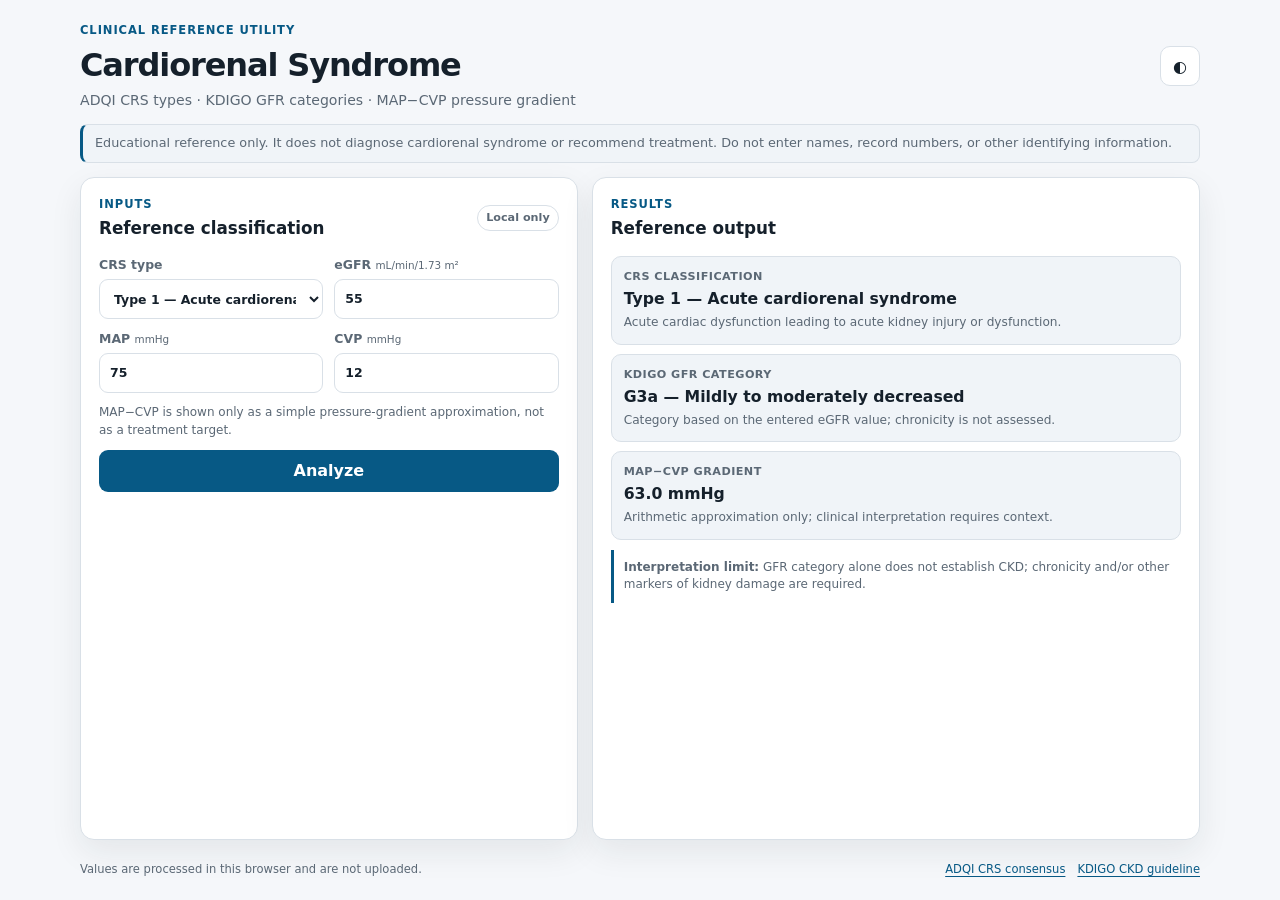
<file: index.html>
<!doctype html>
<html lang="en">
<head>
  <meta charset="utf-8">
  <meta name="viewport" content="width=device-width, initial-scale=1">
  <meta name="description" content="Educational reference for ADQI cardiorenal syndrome types and KDIGO GFR categories.">
  <title>Cardiorenal Syndrome Reference</title>
  <link rel="stylesheet" href="styles.css">
</head>
<body>
  <main class="shell">
    <header class="topbar">
      <div>
        <p class="eyebrow">Clinical reference utility</p>
        <h1>Cardiorenal Syndrome</h1>
        <p class="subtitle">ADQI CRS types · KDIGO GFR categories · MAP−CVP pressure gradient</p>
      </div>
      <button id="themeToggle" class="icon-button" type="button" aria-label="Switch color theme" title="Switch color theme">◐</button>
    </header>

    <section class="notice" aria-label="Use limitation">
      Educational reference only. It does not diagnose cardiorenal syndrome or recommend treatment.
      Do not enter names, record numbers, or other identifying information.
    </section>

    <div class="workspace">
      <section class="panel" aria-labelledby="inputHeading">
        <div class="panel-heading">
          <div>
            <p class="section-kicker">Inputs</p>
            <h2 id="inputHeading">Reference classification</h2>
          </div>
          <span class="local-badge">Local only</span>
        </div>

        <form id="analysisForm">
          <div class="field-grid">
            <label>
              <span>CRS type</span>
              <select id="crsType" name="crsType">
                <option value="1">Type 1 — Acute cardiorenal</option>
                <option value="2">Type 2 — Chronic cardiorenal</option>
                <option value="3">Type 3 — Acute renocardiac</option>
                <option value="4">Type 4 — Chronic renocardiac</option>
                <option value="5">Type 5 — Secondary/systemic</option>
              </select>
            </label>

            <label>
              <span>eGFR <small>mL/min/1.73 m²</small></span>
              <input id="egfr" name="egfr" type="number" min="0" step="0.1" value="55">
            </label>

            <label>
              <span>MAP <small>mmHg</small></span>
              <input id="mapValue" name="mapValue" type="number" step="0.1" value="75">
            </label>

            <label>
              <span>CVP <small>mmHg</small></span>
              <input id="cvpValue" name="cvpValue" type="number" step="0.1" value="12">
            </label>
          </div>

          <p class="field-note">
            MAP−CVP is shown only as a simple pressure-gradient approximation, not as a treatment target.
          </p>

          <button id="analyzeButton" class="primary-button" type="submit">Analyze</button>
          <p id="formError" class="error" role="alert" aria-live="polite"></p>
        </form>
      </section>

      <section class="panel results-panel" aria-labelledby="resultsHeading">
        <div class="panel-heading">
          <div>
            <p class="section-kicker">Results</p>
            <h2 id="resultsHeading">Reference output</h2>
          </div>
        </div>

        <div id="results" class="results" aria-live="polite">
          <article class="result-card">
            <span class="result-label">CRS classification</span>
            <strong id="crsResult">—</strong>
            <p id="crsDetail">—</p>
          </article>
          <article class="result-card">
            <span class="result-label">KDIGO GFR category</span>
            <strong id="gfrResult">—</strong>
            <p id="gfrDetail">—</p>
          </article>
          <article class="result-card">
            <span class="result-label">MAP−CVP gradient</span>
            <strong id="rppResult">—</strong>
            <p>Arithmetic approximation only; clinical interpretation requires context.</p>
          </article>
        </div>

        <div class="reference-note">
          <strong>Interpretation limit:</strong>
          GFR category alone does not establish CKD; chronicity and/or other markers of kidney damage are required.
        </div>
      </section>
    </div>

    <footer>
      <span>Values are processed in this browser and are not uploaded.</span>
      <nav aria-label="References">
        <a href="https://pubmed.ncbi.nlm.nih.gov/20037146/" target="_blank" rel="noopener noreferrer">ADQI CRS consensus</a>
        <a href="https://kdigo.org/guidelines/ckd-evaluation-and-management/" target="_blank" rel="noopener noreferrer">KDIGO CKD guideline</a>
      </nav>
    </footer>
  </main>
  <script src="app.js"></script>
</body>
</html>
</file>
<file: styles.css>
:root {
  color-scheme: light;
  --bg: #f5f7fa;
  --surface: #ffffff;
  --surface-soft: #f0f4f8;
  --text: #15202b;
  --muted: #5b6875;
  --border: #d9e0e7;
  --accent: #075985;
  --accent-strong: #06496d;
  --focus: #0ea5e9;
  --danger: #b42318;
  --shadow: 0 12px 32px rgba(21, 32, 43, 0.08);
}

:root[data-theme="dark"] {
  color-scheme: dark;
  --bg: #0f151b;
  --surface: #151d25;
  --surface-soft: #1b2630;
  --text: #edf2f7;
  --muted: #a9b4bf;
  --border: #31404d;
  --accent: #7dd3fc;
  --accent-strong: #bae6fd;
  --focus: #38bdf8;
  --danger: #fda29b;
  --shadow: 0 12px 32px rgba(0, 0, 0, 0.2);
}

* { box-sizing: border-box; }

html,
body {
  margin: 0;
  min-height: 100%;
}

body {
  background: var(--bg);
  color: var(--text);
  font-family: Inter, ui-sans-serif, system-ui, -apple-system, BlinkMacSystemFont, "Segoe UI", sans-serif;
  line-height: 1.45;
}

button,
input,
select { font: inherit; }

.shell {
  width: min(1120px, calc(100% - 32px));
  min-height: 100dvh;
  margin: 0 auto;
  padding: 22px 0 16px;
  display: flex;
  flex-direction: column;
  gap: 14px;
}

.topbar,
.panel-heading,
footer {
  display: flex;
  align-items: center;
  justify-content: space-between;
  gap: 16px;
}

.eyebrow,
.section-kicker {
  margin: 0 0 3px;
  color: var(--accent);
  font-size: 0.72rem;
  font-weight: 750;
  letter-spacing: 0.08em;
  text-transform: uppercase;
}

h1,
h2,
p { margin-top: 0; }

h1 {
  margin-bottom: 2px;
  font-size: clamp(1.5rem, 3vw, 2rem);
  letter-spacing: -0.035em;
}

h2 {
  margin-bottom: 0;
  font-size: 1.05rem;
}

.subtitle,
.field-note,
.result-card p,
footer { color: var(--muted); }

.subtitle {
  margin: 0;
  font-size: 0.88rem;
}

.icon-button {
  width: 40px;
  height: 40px;
  border: 1px solid var(--border);
  border-radius: 10px;
  background: var(--surface);
  color: var(--text);
  cursor: pointer;
}

.notice {
  padding: 9px 12px;
  border: 1px solid var(--border);
  border-left: 3px solid var(--accent);
  border-radius: 8px;
  background: var(--surface-soft);
  color: var(--muted);
  font-size: 0.8rem;
}

.workspace {
  flex: 1;
  display: grid;
  grid-template-columns: minmax(0, 0.9fr) minmax(0, 1.1fr);
  gap: 14px;
  align-items: stretch;
}

.panel {
  padding: 18px;
  border: 1px solid var(--border);
  border-radius: 14px;
  background: var(--surface);
  box-shadow: var(--shadow);
}

.local-badge {
  padding: 4px 8px;
  border: 1px solid var(--border);
  border-radius: 999px;
  color: var(--muted);
  font-size: 0.7rem;
  font-weight: 700;
}

.field-grid {
  margin-top: 16px;
  display: grid;
  grid-template-columns: 1fr 1fr;
  gap: 11px;
}

label {
  display: grid;
  gap: 5px;
  color: var(--muted);
  font-size: 0.78rem;
  font-weight: 650;
}

label small { font-weight: 500; }

input,
select {
  width: 100%;
  min-height: 40px;
  padding: 8px 10px;
  border: 1px solid var(--border);
  border-radius: 9px;
  background: var(--surface);
  color: var(--text);
}

input:focus-visible,
select:focus-visible,
button:focus-visible,
a:focus-visible {
  outline: 3px solid color-mix(in srgb, var(--focus) 30%, transparent);
  outline-offset: 2px;
}

.field-note {
  margin: 11px 0;
  font-size: 0.75rem;
}

.primary-button {
  width: 100%;
  min-height: 42px;
  border: 0;
  border-radius: 9px;
  background: var(--accent);
  color: var(--surface);
  font-weight: 750;
  cursor: pointer;
}

:root[data-theme="dark"] .primary-button { color: #082f49; }
.primary-button:hover { background: var(--accent-strong); }

.error {
  min-height: 1.2em;
  margin: 7px 0 0;
  color: var(--danger);
  font-size: 0.76rem;
}

.results {
  margin-top: 16px;
  display: grid;
  gap: 9px;
}

.result-card {
  padding: 12px;
  border: 1px solid var(--border);
  border-radius: 10px;
  background: var(--surface-soft);
}

.result-label {
  display: block;
  margin-bottom: 3px;
  color: var(--muted);
  font-size: 0.7rem;
  font-weight: 700;
  letter-spacing: 0.04em;
  text-transform: uppercase;
}

.result-card strong {
  display: block;
  font-size: 0.98rem;
}

.result-card p {
  margin: 3px 0 0;
  font-size: 0.76rem;
}

.reference-note {
  margin-top: 10px;
  padding: 9px 10px;
  border-left: 3px solid var(--accent);
  color: var(--muted);
  font-size: 0.75rem;
}

footer {
  min-height: 30px;
  font-size: 0.72rem;
}

footer nav {
  display: flex;
  gap: 12px;
  flex-wrap: wrap;
}

a {
  color: var(--accent);
  text-underline-offset: 3px;
}

@media (max-width: 760px) {
  .shell {
    width: min(100% - 20px, 620px);
    padding-top: 12px;
  }

  .workspace { grid-template-columns: 1fr; }
  .panel { padding: 14px; }

  footer {
    align-items: flex-start;
    flex-direction: column;
    gap: 5px;
  }
}

@media (max-width: 430px) {
  .field-grid {
    grid-template-columns: 1fr;
    gap: 8px;
  }

  .subtitle { max-width: 30ch; }
  .notice { font-size: 0.75rem; }
}
</file>
